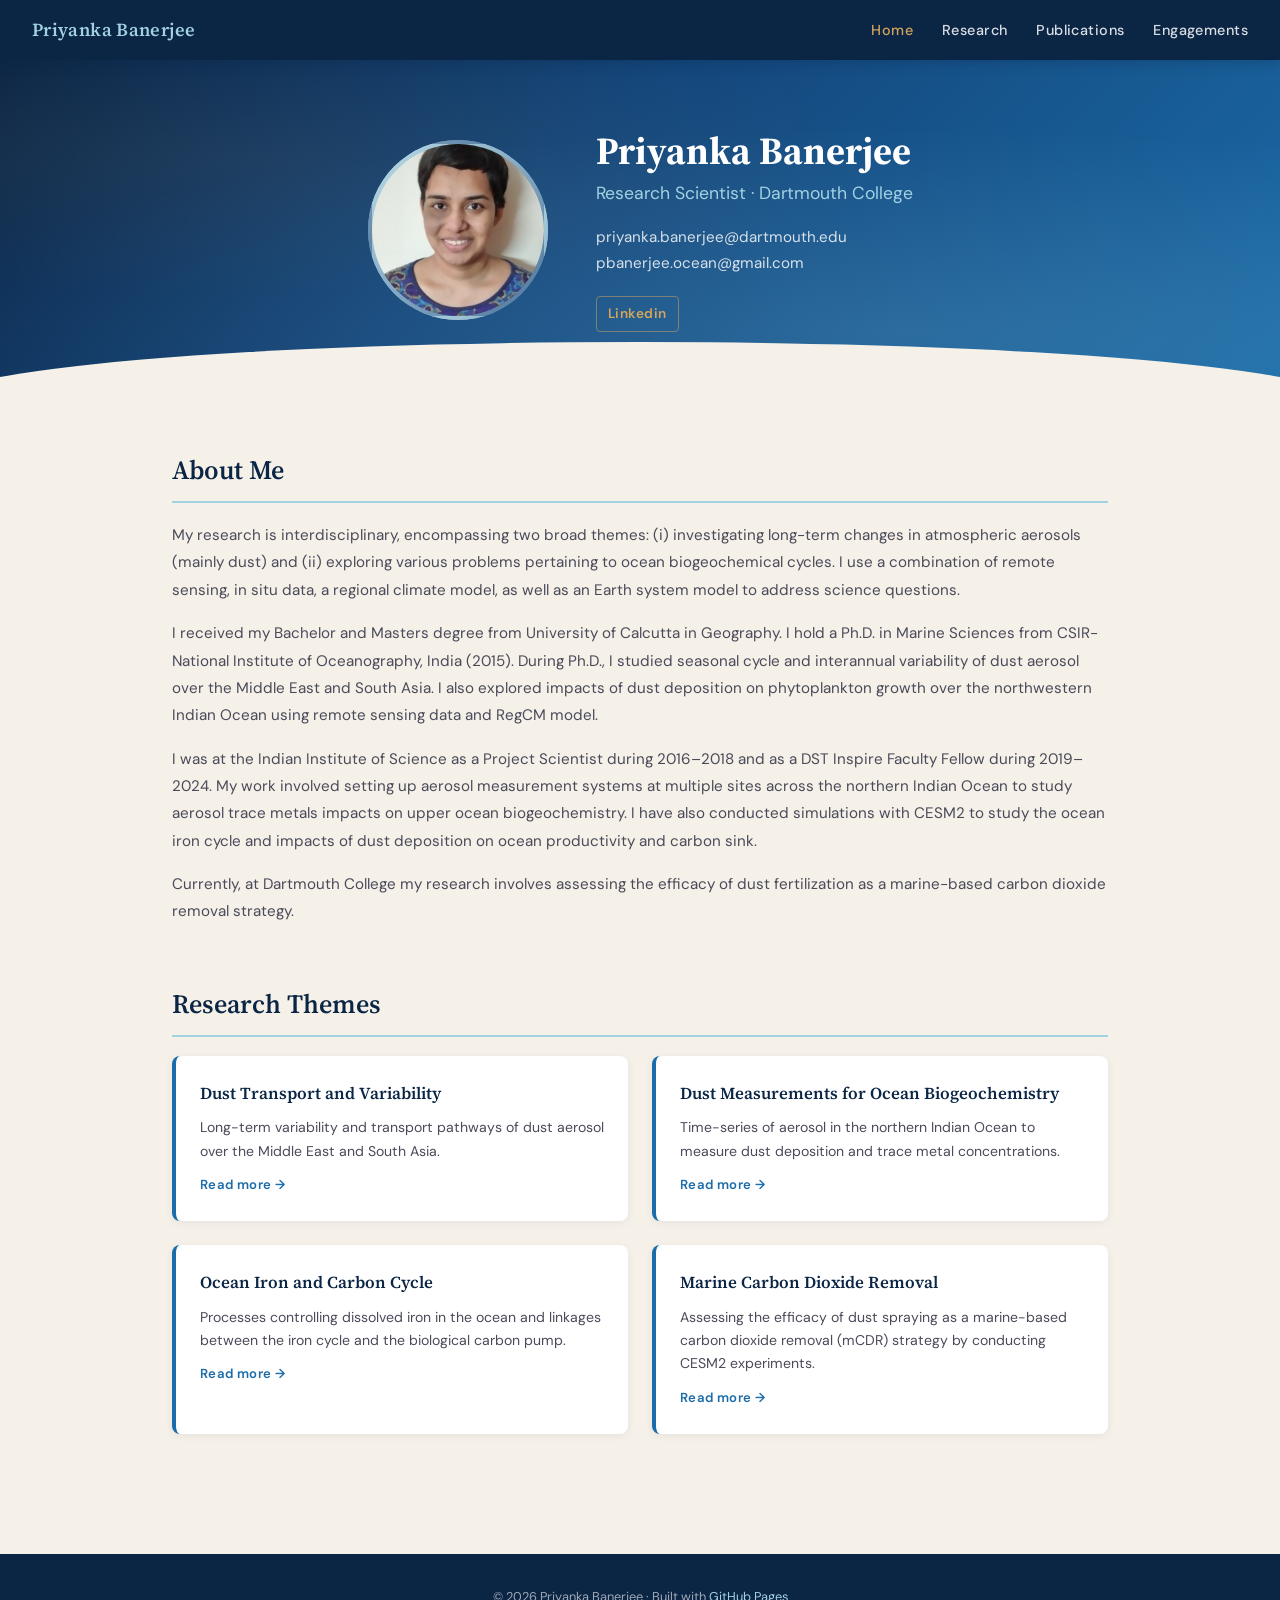
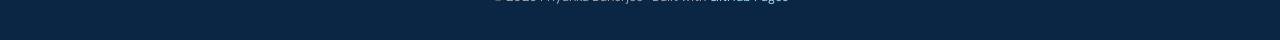
<file: index.html>
<!DOCTYPE html>
<html lang="en">
<head>
  <meta charset="UTF-8">
  <meta name="viewport" content="width=device-width, initial-scale=1.0">
  <title>Priyanka Banerjee — Ocean Biogeochemistry</title>
  <link rel="stylesheet" href="style.css">
</head>
<body>

<!-- ════════════ NAVIGATION ════════════ -->
<nav>
  <a href="index.html" class="site-title">Priyanka Banerjee</a>
  <ul>
    <li><a href="index.html" class="active">Home</a></li>
    <li><a href="research.html">Research</a></li>
    <li><a href="publications.html">Publications</a></li>
    <li><a href="engagements.html">Engagements</a></li>
  </ul>
</nav>

<!-- ════════════ HERO ════════════ -->
<header class="hero">
  <div class="hero-content">
    <div class="hero-photo">
      <!-- Replace with: <img src="pic_Priyanka2.jpg" alt="Priyanka Banerjee" class="hero-photo"> -->
      <img src="pic_Priyanka2.jpg" alt="Priyanka Banerjee" class="hero-photo">
    </div>
    <div class="hero-text">
      <h1>Priyanka Banerjee</h1>
      <div class="subtitle">Research Scientist · Dartmouth College</div>
      <p>priyanka.banerjee@dartmouth.edu</p>
      <p>pbanerjee.ocean@gmail.com</p>
      <div class="hero-links">
        <a href="https://www.linkedin.com/in/priyanka-banerjee-03a1b2219/" target="_blank">Linkedin</a>
      </div>
    </div>
  </div>
</header>

<!-- ════════════ ABOUT ════════════ -->
<main class="container">

<section id="about">
  <h2>About Me</h2>
  <p>
   My research is interdisciplinary, encompassing two broad themes: (i) investigating long-term changes in atmospheric aerosols (mainly dust) and (ii) exploring various problems pertaining to ocean biogeochemical cycles. I use a combination of remote sensing, in situ data, a regional climate model, as well as an Earth system model to address science questions. 
  </p>
  <p style="margin-top:1rem;">
    I received my Bachelor and Masters degree from University of Calcutta in Geography. I hold a Ph.D. in Marine Sciences from CSIR-National Institute of Oceanography, India (2015). During Ph.D., I studied seasonal cycle and interannual variability of dust aerosol over the Middle East and South Asia. I also explored impacts of dust deposition on phytoplankton growth over the northwestern Indian Ocean using remote sensing data and RegCM model.
  </p>
  <p style="margin-top:1rem;">
    I was at the Indian Institute of Science as a Project Scientist during 2016–2018 and as a DST Inspire Faculty Fellow during 2019–2024. My work involved setting up aerosol measurement systems at multiple sites across the northern Indian Ocean to study aerosol trace metals impacts on upper ocean biogeochemistry. I have also conducted simulations with CESM2 to study the ocean iron cycle and impacts of dust deposition on ocean productivity and carbon sink.
  </p>
  <p style="margin-top:1rem;">
    Currently, at Dartmouth College my research involves assessing the efficacy of dust fertilization as a marine-based carbon dioxide removal strategy.
  </p>
</section>

<!-- ════════════ RESEARCH SUMMARY ════════════ -->
<section id="research">
  <h2>Research Themes</h2>

  <div class="research-grid">
    <a href="research.html#theme1" class="research-card">
      <h3> Dust Transport and Variability</h3>
      <p>
        Long-term variability and transport pathways of dust aerosol over the Middle East and South Asia.
      </p>
      <span class="read-more">Read more →</span>
    </a>
    <a href="research.html#theme2" class="research-card">
      <h3> Dust Measurements for Ocean Biogeochemistry</h3>
      <p>
        Time-series of aerosol in the northern Indian Ocean to measure dust deposition and trace metal concentrations.
      </p>
      <span class="read-more">Read more →</span>
    </a>
    <a href="research.html#theme3" class="research-card">
      <h3> Ocean Iron and Carbon Cycle</h3>
      <p>
        Processes controlling dissolved iron in the ocean and linkages between the iron cycle and the biological carbon pump.
      </p>
      <span class="read-more">Read more →</span>
    </a>
    <a href="research.html#theme4" class="research-card">
      <h3> Marine Carbon Dioxide Removal</h3>
      <p>
        Assessing the efficacy of dust spraying as a marine-based carbon dioxide removal (mCDR) strategy by conducting CESM2 experiments.
      </p>
      <span class="read-more">Read more →</span>
    </a>
  </div>
</section>

</main>

<!-- ════════════ FOOTER ════════════ -->
<footer>
  <p>
    &copy; 2026 Priyanka Banerjee · Built with <a href="https://pages.github.com/" target="_blank">GitHub Pages</a>
  </p>
</footer>

</body>
</html>
</file>
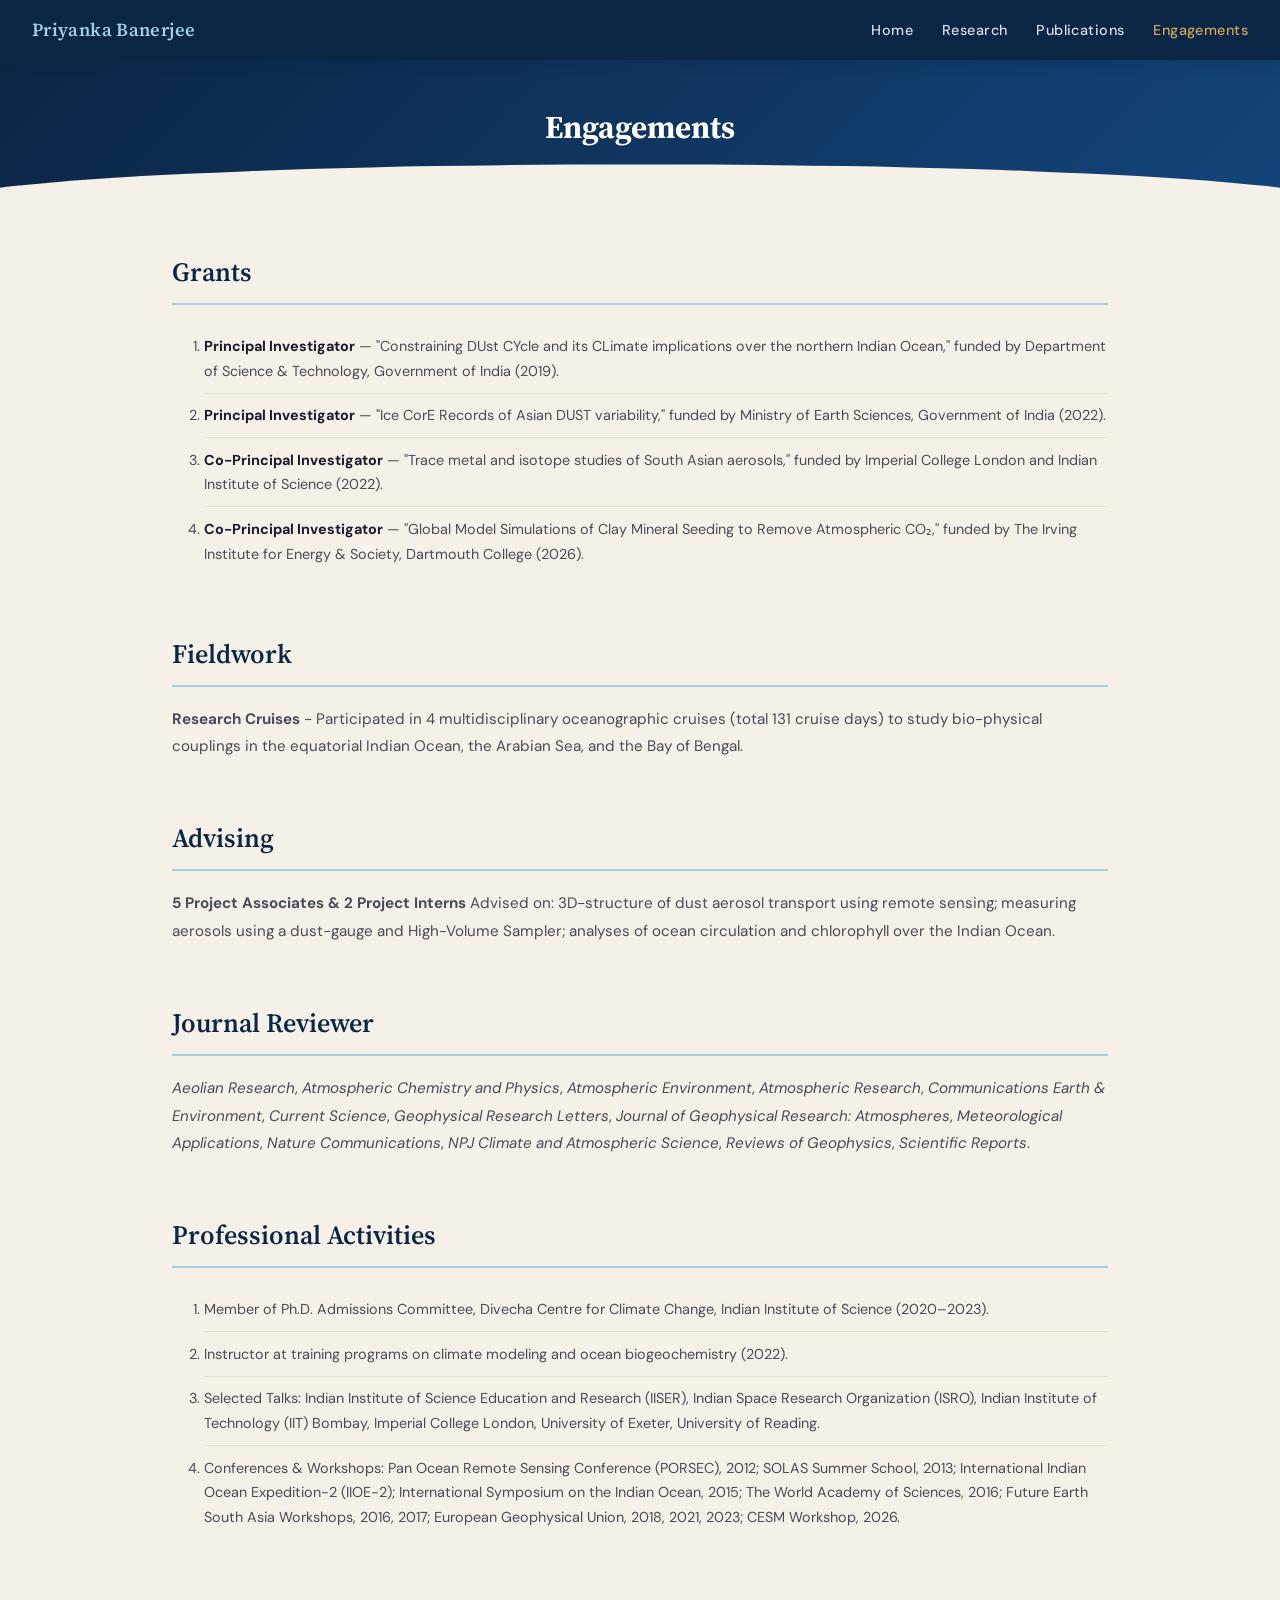
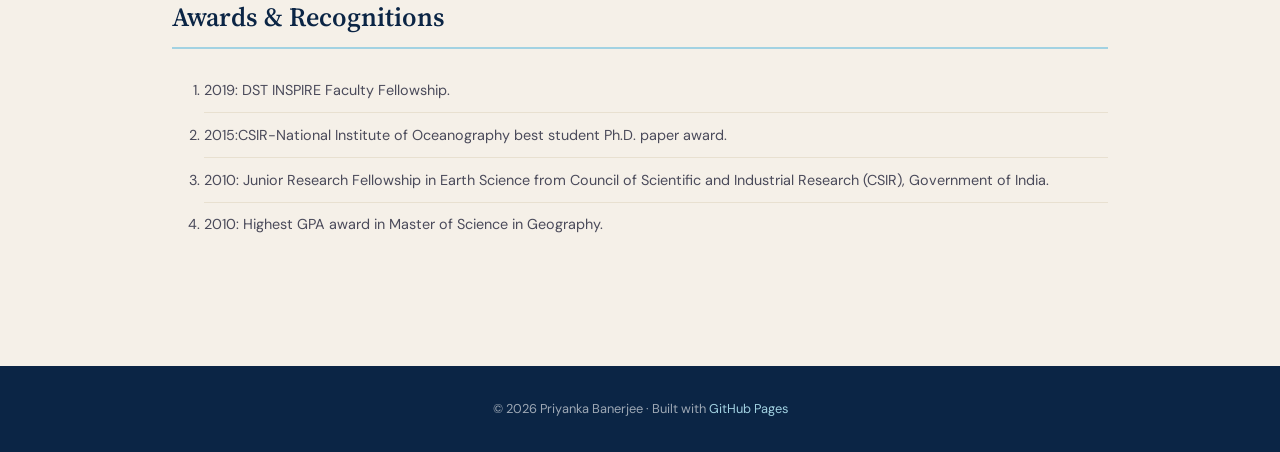
<file: engagements.html>
<!DOCTYPE html>
<html lang="en">
<head>
  <meta charset="UTF-8">
  <meta name="viewport" content="width=device-width, initial-scale=1.0">
  <title>Engagements — Priyanka Banerjee</title>
  <link rel="stylesheet" href="style.css">
</head>
<body>

<nav>
  <a href="index.html" class="site-title">Priyanka Banerjee</a>
  <ul>
    <li><a href="index.html">Home</a></li>
    <li><a href="research.html">Research</a></li>
    <li><a href="publications.html">Publications</a></li>
    <li><a href="engagements.html" class="active">Engagements</a></li>
  </ul>
</nav>

<div class="page-banner">
  <h1>Engagements</h1>
</div>

<main class="container">

<!-- ── Grants ── -->
<section>
  <h2>Grants</h2>
  <ol class="engagement-numbered">
    <li><strong>Principal Investigator</strong> — "Constraining DUst CYcle and its CLimate implications over the northern Indian Ocean," funded by Department of Science &amp; Technology, Government of India (2019).</li>
    <li><strong>Principal Investigator</strong> — "Ice CorE Records of Asian DUST variability," funded by Ministry of Earth Sciences, Government of India (2022).</li>
    <li><strong>Co-Principal Investigator</strong> — "Trace metal and isotope studies of South Asian aerosols," funded by Imperial College London and Indian Institute of Science (2022).</li>
    <li><strong>Co-Principal Investigator</strong> — "Global Model Simulations of Clay Mineral Seeding to Remove Atmospheric CO₂," funded by The Irving Institute for Energy &amp; Society, Dartmouth College (2026).</li>
  </ol>
</section>

<!-- ── Fieldwork ── -->
<section>
  <h2>Fieldwork</h2>
  <p>
    <strong>Research Cruises</strong> - Participated in 4 multidisciplinary oceanographic cruises (total 131 cruise days) to study bio-physical couplings in the equatorial Indian Ocean, the Arabian Sea, and the Bay of Bengal.
  </p>
</section>

<!-- ── Advising ── -->
<section>
  <h2>Advising</h2>
  <p>
    <strong>5 Project Associates &amp; 2 Project Interns</strong>
    Advised on: 3D-structure of dust aerosol transport using remote sensing; measuring aerosols using a dust-gauge and High-Volume Sampler; analyses of ocean circulation and chlorophyll over the Indian Ocean.
  </p>
</section>

<!-- ── Journal Reviewer ── -->
<section>
  <h2>Journal Reviewer</h2>
  <p>
    <em>Aeolian Research</em>, <em>Atmospheric Chemistry and Physics</em>, <em>Atmospheric Environment</em>, <em>Atmospheric Research</em>, <em>Communications Earth &amp; Environment</em>, <em>Current Science</em>, <em>Geophysical Research Letters</em>, <em>Journal of Geophysical Research: Atmospheres</em>, <em>Meteorological Applications</em>, <em>Nature Communications</em>, <em>NPJ Climate and Atmospheric Science</em>, <em>Reviews of Geophysics</em>, <em>Scientific Reports</em>.
  </p>
</section>

<!-- ── Professional Activities ── -->
<section>
  <h2>Professional Activities</h2>
  <ol class="engagement-numbered">
    <li>Member of Ph.D. Admissions Committee, Divecha Centre for Climate Change, Indian Institute of Science (2020–2023).</li>
    <li>Instructor at training programs on climate modeling and ocean biogeochemistry (2022).</li>
    <li>Selected Talks: Indian Institute of Science Education and Research (IISER), Indian Space Research Organization (ISRO), Indian Institute of Technology (IIT) Bombay, Imperial College London, University of Exeter, University of Reading.</li>
    <li>Conferences &amp; Workshops: Pan Ocean Remote Sensing Conference (PORSEC), 2012; SOLAS Summer School, 2013; International Indian Ocean Expedition-2 (IIOE-2); International Symposium on the Indian Ocean, 2015; The World Academy of Sciences, 2016; Future Earth South Asia Workshops, 2016, 2017; European Geophysical Union, 2018, 2021, 2023; CESM Workshop, 2026.</li>
  </ol>
</section>

<!-- ── Awards ── -->
<section>
  <h2>Awards &amp; Recognitions</h2>
  <ol class="engagement-numbered">
    <li>2019: DST INSPIRE Faculty Fellowship.</li>
    <li>2015:CSIR-National Institute of Oceanography best student Ph.D. paper award.</li>
    <li>2010: Junior Research Fellowship in Earth Science from Council of Scientific and Industrial Research (CSIR), Government of India.</li>
    <li>2010: Highest GPA award in Master of Science in Geography.</li>
  </ol>
</section>

</main>

<footer>
  <p>
    &copy; 2026 Priyanka Banerjee · Built with <a href="https://pages.github.com/" target="_blank">GitHub Pages</a>
  </p>
</footer>

</body>
</html>
</file>
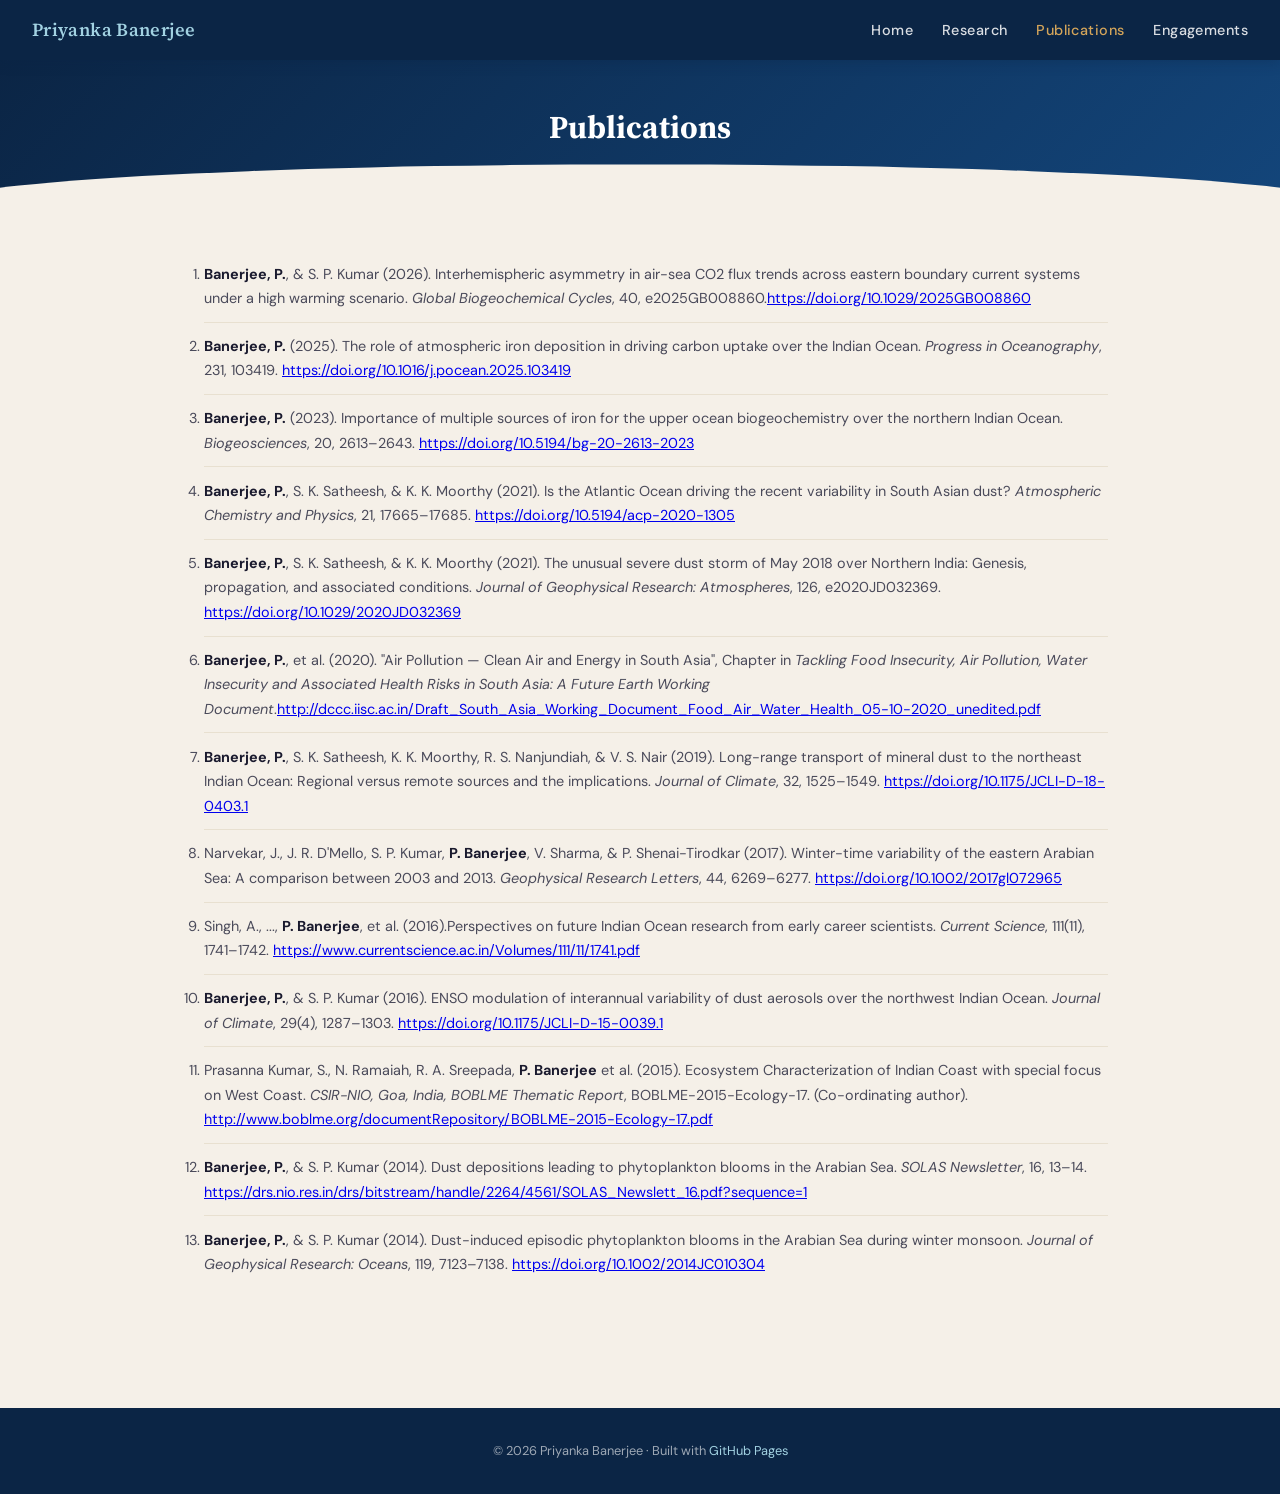
<file: publications.html>
<!DOCTYPE html>
<html lang="en">
<head>
  <meta charset="UTF-8">
  <meta name="viewport" content="width=device-width, initial-scale=1.0">
  <title>Publications — Priyanka Banerjee</title>
  <link rel="stylesheet" href="style.css">
</head>
<body>

<nav>
  <a href="index.html" class="site-title">Priyanka Banerjee</a>
  <ul>
    <li><a href="index.html">Home</a></li>
    <li><a href="research.html">Research</a></li>
    <li><a href="publications.html" class="active">Publications</a></li>
    <li><a href="engagements.html">Engagements</a></li>
  </ul>
</nav>

<div class="page-banner">
  <h1>Publications</h1>
</div>

<main class="container">

<section>
 
  <ol class="pub-numbered">
    <li><strong>Banerjee, P.</strong>, &amp; S. P. Kumar (2026). Interhemispheric asymmetry in air-sea CO2 flux trends across eastern boundary current systems under a high warming scenario. <em>Global Biogeochemical Cycles</em>, 40, e2025GB008860.<a href="https://doi.org/10.1029/2025GB008860" target="_blank">https://doi.org/10.1029/2025GB008860</a></li>
    <li><strong>Banerjee, P.</strong> (2025). The role of atmospheric iron deposition in driving carbon uptake over the Indian Ocean. <em>Progress in Oceanography</em>, 231, 103419. <a href="https://doi.org/10.1016/j.pocean.2025.103419" target="_blank">https://doi.org/10.1016/j.pocean.2025.103419</a></li>
    <li><strong>Banerjee, P.</strong> (2023). Importance of multiple sources of iron for the upper ocean biogeochemistry over the northern Indian Ocean. <em>Biogeosciences</em>, 20, 2613–2643. <a href="https://doi.org/10.5194/bg-20-2613-2023" target="_blank">https://doi.org/10.5194/bg-20-2613-2023</a></li>
    <li><strong>Banerjee, P.</strong>, S. K. Satheesh, &amp; K. K. Moorthy (2021). Is the Atlantic Ocean driving the recent variability in South Asian dust? <em>Atmospheric Chemistry and Physics</em>, 21, 17665–17685. <a href="https://doi.org/10.5194/acp-2020-1305" target="_blank">https://doi.org/10.5194/acp-2020-1305</a></li>
    <li><strong>Banerjee, P.</strong>, S. K. Satheesh, &amp; K. K. Moorthy (2021). The unusual severe dust storm of May 2018 over Northern India: Genesis, propagation, and associated conditions. <em>Journal of Geophysical Research: Atmospheres</em>, 126, e2020JD032369. <a href="https://doi.org/10.1029/2020JD032369" target="_blank">https://doi.org/10.1029/2020JD032369</a></li>
    <li><strong>Banerjee, P.</strong>, et al. (2020). "Air Pollution — Clean Air and Energy in South Asia", Chapter in <em>Tackling Food Insecurity, Air Pollution, Water Insecurity and Associated Health Risks in South Asia: A Future Earth Working Document</em>.<a href="http://dccc.iisc.ac.in/Draft_South_Asia_Working_Document_Food_Air_Water_Health_05-10-2020_unedited.pdf" target="_blank">http://dccc.iisc.ac.in/Draft_South_Asia_Working_Document_Food_Air_Water_Health_05-10-2020_unedited.pdf</a></li>
    <li><strong>Banerjee, P.</strong>, S. K. Satheesh, K. K. Moorthy, R. S. Nanjundiah, &amp; V. S. Nair (2019). Long-range transport of mineral dust to the northeast Indian Ocean: Regional versus remote sources and the implications. <em>Journal of Climate</em>, 32, 1525–1549. <a href="https://doi.org/10.1175/JCLI-D-18-0403.1" target="_blank">https://doi.org/10.1175/JCLI-D-18-0403.1</a></li>
    <li>Narvekar, J., J. R. D'Mello, S. P. Kumar, <strong>P. Banerjee</strong>, V. Sharma, &amp; P. Shenai-Tirodkar (2017). Winter-time variability of the eastern Arabian Sea: A comparison between 2003 and 2013. <em>Geophysical Research Letters</em>, 44, 6269–6277. <a href="https://doi.org/10.1002/2017gl072965" target="_blank">https://doi.org/10.1002/2017gl072965</a></li>
    <li>Singh, A., ..., <strong>P. Banerjee</strong>, et al. (2016).Perspectives on future Indian Ocean research from early career scientists. <em>Current Science</em>, 111(11), 1741–1742. <a href="https://www.currentscience.ac.in/Volumes/111/11/1741.pdf" target="_blank">https://www.currentscience.ac.in/Volumes/111/11/1741.pdf</a></li>
    <li><strong>Banerjee, P.</strong>, &amp; S. P. Kumar (2016). ENSO modulation of interannual variability of dust aerosols over the northwest Indian Ocean. <em>Journal of Climate</em>, 29(4), 1287–1303. <a href="https://doi.org/10.1175/JCLI-D-15-0039.1" target="_blank">https://doi.org/10.1175/JCLI-D-15-0039.1</a></li>
    <li>Prasanna Kumar, S., N. Ramaiah, R. A. Sreepada, <strong>P. Banerjee</strong> et al. (2015). Ecosystem Characterization of Indian Coast with special focus on West Coast. <em>CSIR-NIO, Goa, India, BOBLME Thematic Report</em>, BOBLME-2015-Ecology-17. (Co-ordinating author). <a href="http://www.boblme.org/documentRepository/BOBLME-2015-Ecology-17.pdf" target="_blank">http://www.boblme.org/documentRepository/BOBLME-2015-Ecology-17.pdf</a></li>
    <li><strong>Banerjee, P.</strong>, &amp; S. P. Kumar (2014). Dust depositions leading to phytoplankton blooms in the Arabian Sea. <em>SOLAS Newsletter</em>, 16, 13–14. <a href="https://drs.nio.res.in/drs/bitstream/handle/2264/4561/SOLAS_Newslett_16.pdf?sequence=1" target="_blank">https://drs.nio.res.in/drs/bitstream/handle/2264/4561/SOLAS_Newslett_16.pdf?sequence=1</a></li>
    <li><strong>Banerjee, P.</strong>, &amp; S. P. Kumar (2014). Dust-induced episodic phytoplankton blooms in the Arabian Sea during winter monsoon. <em>Journal of Geophysical Research: Oceans</em>, 119, 7123–7138. <a href="https://doi.org/10.1002/2014JC010304" target="_blank">https://doi.org/10.1002/2014JC010304</a></li>
  </ol>
</section>

</main>

<footer>
  <p>
    &copy; 2026 Priyanka Banerjee · Built with <a href="https://pages.github.com/" target="_blank">GitHub Pages</a>
  </p>
</footer>

</body>
</html>
</file>
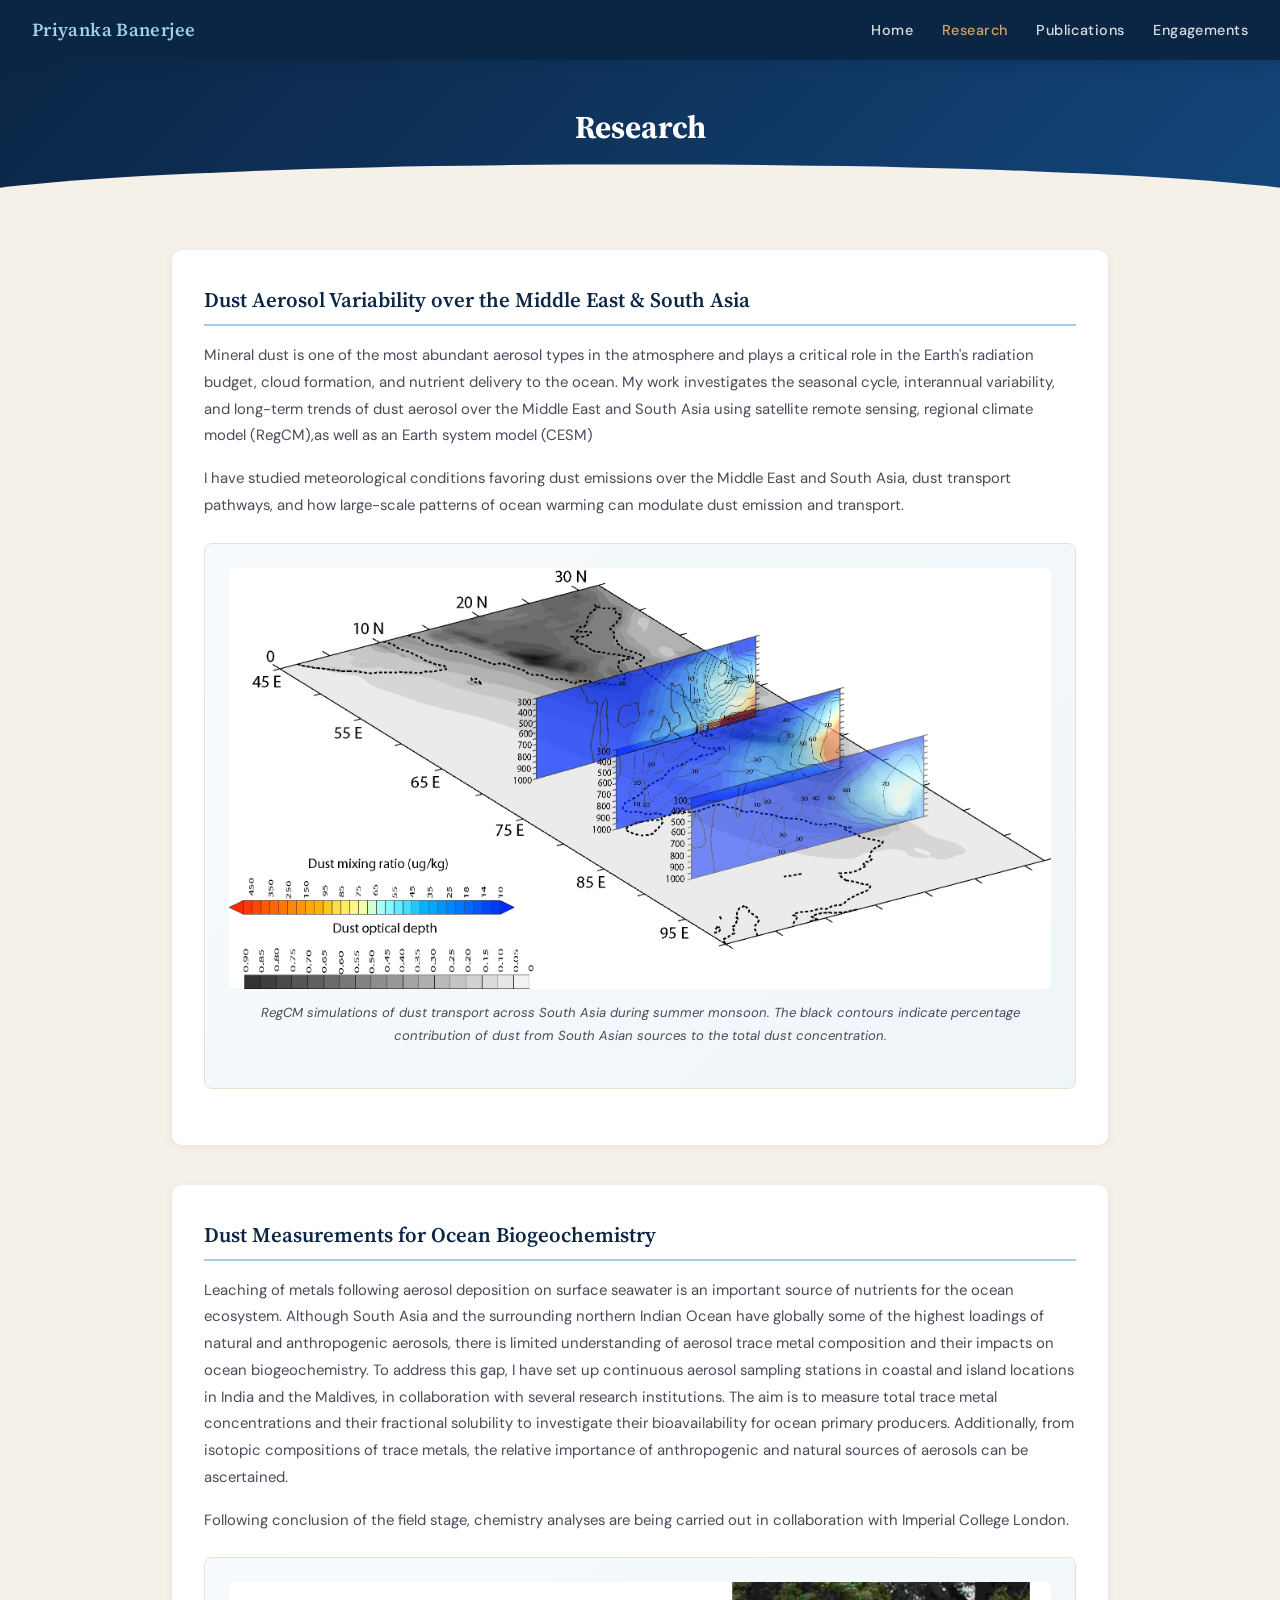
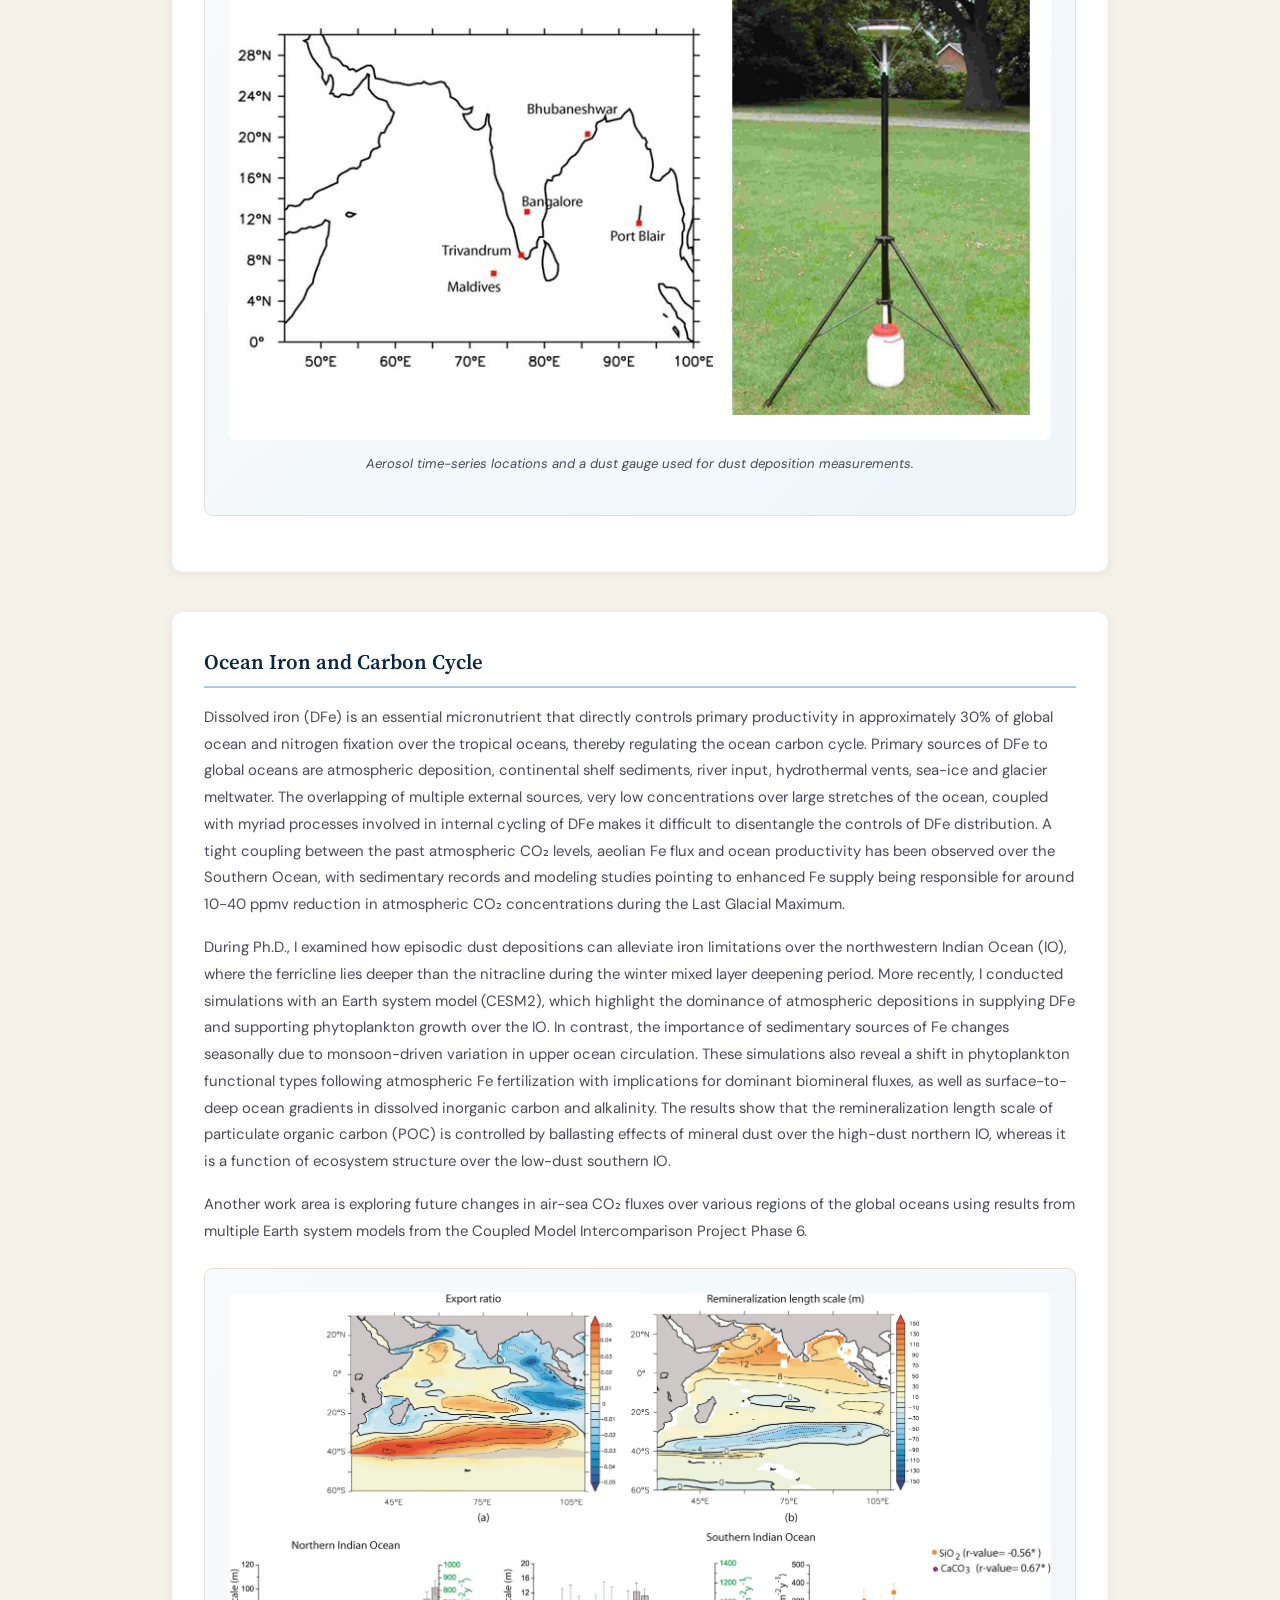
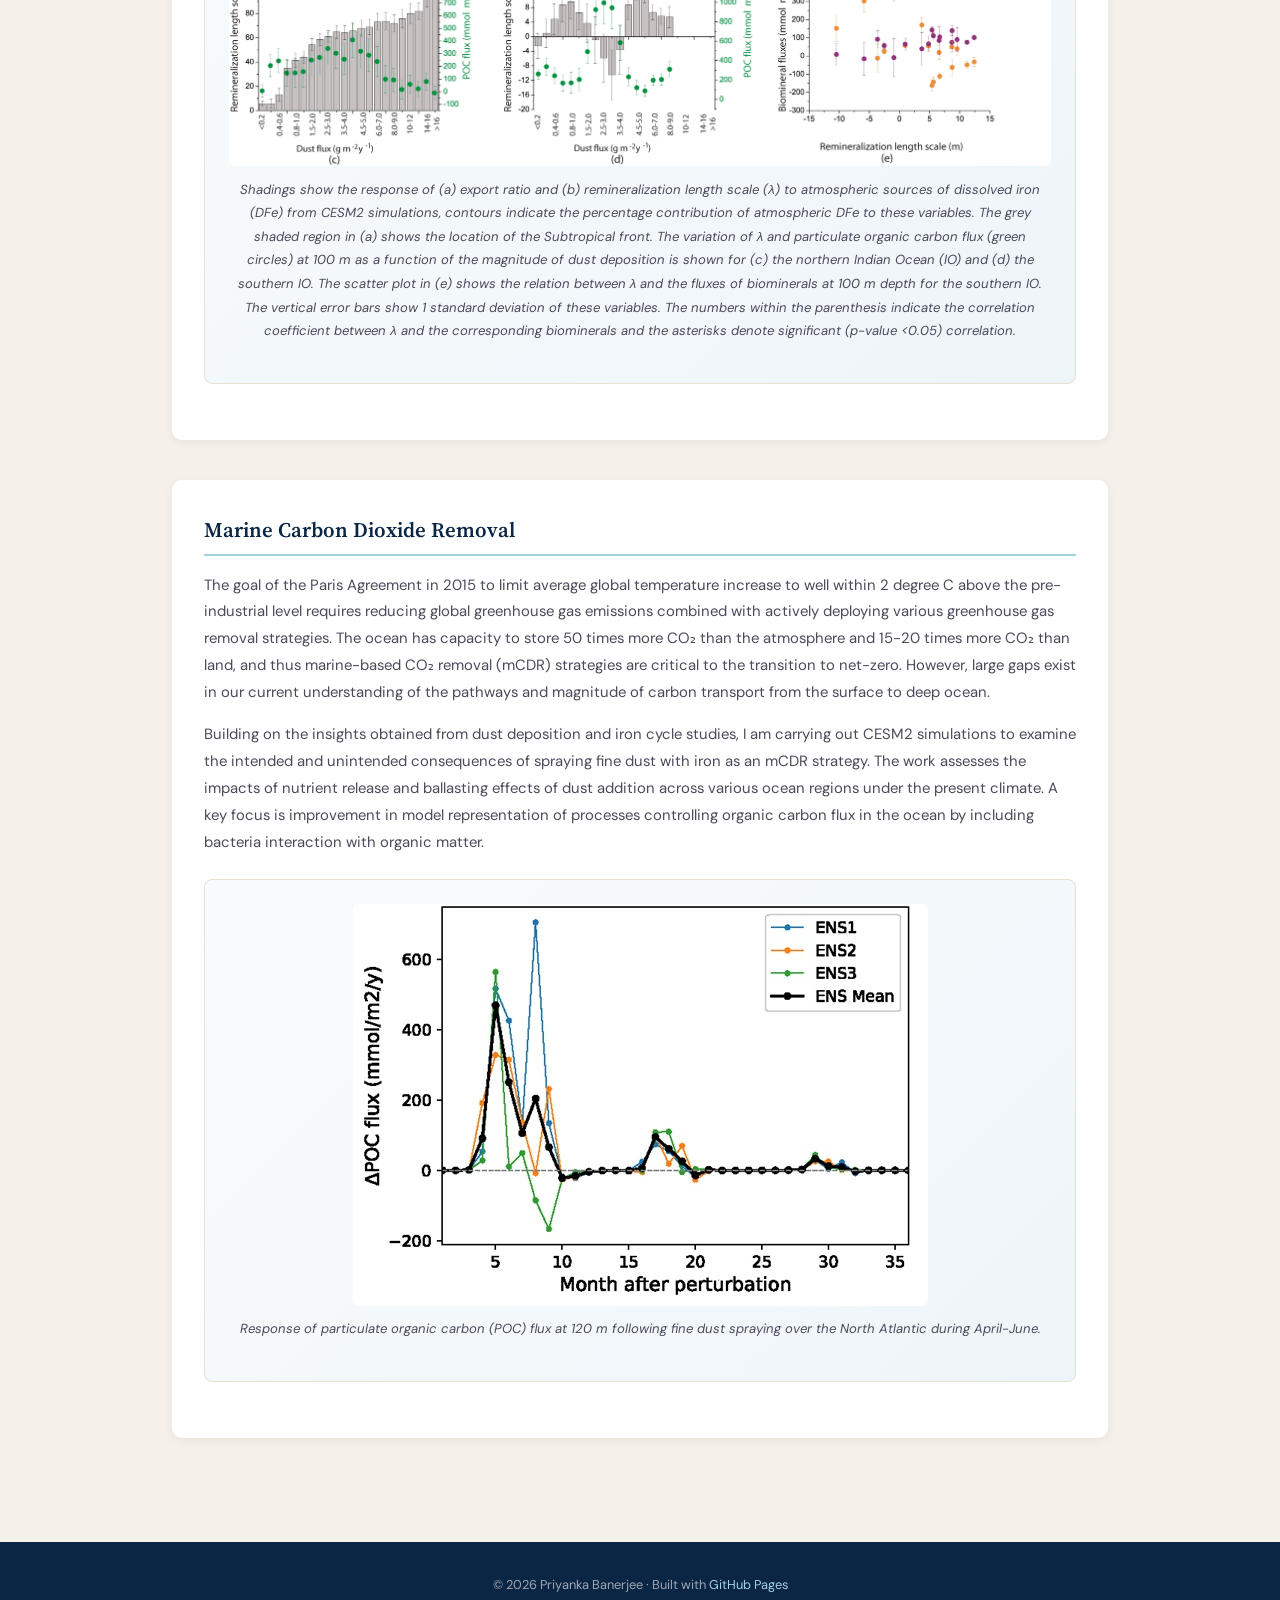
<file: research.html>
<!DOCTYPE html>
<html lang="en">
<head>
  <meta charset="UTF-8">
  <meta name="viewport" content="width=device-width, initial-scale=1.0">
  <title>Research — Priyanka Banerjee</title>
  <link rel="stylesheet" href="style.css">
</head>
<body>

<nav>
  <a href="index.html" class="site-title">Priyanka Banerjee</a>
  <ul>
    <li><a href="index.html">Home</a></li>
    <li><a href="research.html" class="active">Research</a></li>
    <li><a href="publications.html">Publications</a></li>
    <li><a href="engagements.html">Engagements</a></li>
  </ul>
</nav>

<div class="page-banner">
  <h1>Research</h1>
</div>

<main class="container">

<!-- ══════════════════════════════════════════
     THEME 1 — Dust Transport and Variability
     ══════════════════════════════════════════ -->
<div class="research-theme" id="theme1">
  <h3> Dust Aerosol Variability over the Middle East &amp; South Asia</h3>
  <p>
    Mineral dust is one of the most abundant aerosol types in the atmosphere and plays a critical role in the Earth's radiation budget, cloud formation, and nutrient delivery to the ocean. My work investigates the seasonal cycle, interannual variability, and long-term trends of dust aerosol over the Middle East and South Asia using satellite remote sensing, regional climate model (RegCM),as well as an Earth system model (CESM)
  </p>
  <p>
    I have studied meteorological conditions favoring dust emissions over the Middle East and South Asia, dust transport pathways, and how large-scale patterns of ocean warming can modulate dust emission and transport.
  </p>

  <div class="diagram-container">
    <img src="dust_transport.jpg" alt="Dust aerosol variability over the Middle East and South Asia">
    <p class="diagram-caption">RegCM simulations of dust transport across South Asia during summer monsoon. The black contours indicate percentage contribution of dust from South Asian sources to the total dust concentration.</p>
  </div>

</div>

<!-- ══════════════════════════════════════════
     THEME 2 — Dust measurements for ocean biogeochemistry
     ══════════════════════════════════════════ -->
<div class="research-theme" id="theme2">
  <h3> Dust Measurements for Ocean Biogeochemistry </h3>
  <p>
    Leaching of metals following aerosol deposition on surface seawater is an important source of nutrients for the ocean ecosystem. Although South Asia and the surrounding northern Indian Ocean have globally some of the highest loadings of natural and anthropogenic aerosols, there is limited understanding of aerosol trace metal composition and their impacts on ocean biogeochemistry. To address this gap, I have set up continuous aerosol sampling stations in coastal and island locations in India and the Maldives, in collaboration with several research institutions. The aim is to measure total trace metal concentrations and their fractional solubility to investigate their bioavailability for ocean primary producers. Additionally, from isotopic compositions of trace metals, the relative importance of anthropogenic and natural sources of aerosols can be ascertained. 
  </p>
  <p>
    Following conclusion of the field stage, chemistry analyses are being carried out in collaboration with Imperial College London.
  </p>

  <div class="diagram-container">
    <img src="dust_deposition.jpg" alt="Dust deposition and ocean biogeochemistry interactions">
    <p class="diagram-caption"> Aerosol time-series locations and a dust gauge used for dust deposition measurements.</p>
  </div>

</div>

<!-- ══════════════════════════════════════════
     THEME 3 — Ocean Iron and Carbon Cycle
     ══════════════════════════════════════════ -->
<div class="research-theme" id="theme3">
  <h3> Ocean Iron and Carbon Cycle </h3>
  <p>
    Dissolved iron (DFe) is an essential micronutrient that directly controls primary productivity in approximately 30% of global ocean and nitrogen fixation over the tropical oceans, thereby regulating the ocean carbon cycle. Primary sources of DFe to global oceans are atmospheric deposition, continental shelf sediments, river input, hydrothermal vents, sea-ice and glacier meltwater. The overlapping of multiple external sources, very low concentrations over large stretches of the ocean, coupled with myriad processes involved in internal cycling of DFe makes it difficult to disentangle the controls of DFe distribution. A tight coupling between the past atmospheric CO₂ levels, aeolian Fe flux and ocean productivity has been observed over the Southern Ocean, with sedimentary records and modeling studies pointing to enhanced Fe supply being responsible for around 10-40 ppmv reduction in atmospheric CO₂ concentrations during the Last Glacial Maximum.
  </p>
  <p>
   During Ph.D., I examined how episodic dust depositions can alleviate iron limitations over the northwestern Indian Ocean (IO), where the ferricline lies deeper than the nitracline during the winter mixed layer deepening period. More recently, I conducted simulations with an Earth system model (CESM2), which highlight the dominance of atmospheric depositions in supplying DFe and supporting phytoplankton growth over the IO. In contrast, the importance of sedimentary sources of Fe changes seasonally due to monsoon-driven variation in upper ocean circulation. These simulations also reveal a shift in phytoplankton functional types following atmospheric Fe fertilization with implications for dominant biomineral fluxes, as well as surface-to-deep ocean gradients in dissolved inorganic carbon and alkalinity. The results show that the remineralization length scale of particulate organic carbon (POC) is controlled by ballasting effects of mineral dust over the high-dust northern IO, whereas it is a function of ecosystem structure over the low-dust southern IO. 
  </p>
  <p>
    Another work area is exploring future changes in air-sea CO₂ fluxes over various regions of the global oceans using results from multiple Earth system models from the Coupled Model Intercomparison Project Phase 6.
  </p>
  <div class="diagram-container">
    <img src="Fe_POC.jpg" alt="Earth System Modelling with RegCM and CESM">
    <p class="diagram-caption">Shadings show the response of (a) export ratio and (b) remineralization length scale (λ) to atmospheric sources of dissolved iron (DFe) from CESM2 simulations, contours indicate the percentage contribution of atmospheric DFe to these variables. The grey shaded region in (a) shows the location of the Subtropical front. The variation of λ  and particulate organic carbon flux (green circles) at 100 m as a function of the magnitude of dust deposition is shown for (c) the northern Indian Ocean (IO) and (d) the southern IO. The scatter plot in (e) shows the relation between λ and the fluxes of biominerals at 100 m depth for the southern IO. The vertical error bars show 1 standard deviation of these variables. The numbers within the parenthesis indicate the correlation coefficient between λ and the corresponding biominerals and the asterisks denote significant (p-value <0.05) correlation.</p>
  </div>

</div>

<!-- ══════════════════════════════════════════
     THEME 4 — Marine Carbon Dioxide Removal
     ══════════════════════════════════════════ -->
<div class="research-theme" id="theme4">
  <h3> Marine Carbon Dioxide Removal</h3>
  <p>
    The goal of the Paris Agreement in 2015 to limit average global temperature increase to well within 2 degree C above the pre-industrial level requires reducing global greenhouse gas emissions combined with actively deploying various greenhouse gas removal strategies. The ocean has capacity to store 50 times more CO₂ than the atmosphere and 15-20 times more CO₂ than land, and thus marine-based CO₂ removal (mCDR) strategies are critical to the transition to net-zero. However, large gaps exist in our current understanding of the pathways and magnitude of carbon transport from the surface to deep ocean.
  </p>
  <p>
   Building on the insights obtained from dust deposition and iron cycle studies, I am carrying out CESM2 simulations to examine the intended and unintended consequences of spraying fine dust with iron as an mCDR strategy. The work assesses the impacts of nutrient release and ballasting effects of dust addition across various ocean regions under the present climate. A key focus is improvement in model representation of processes controlling organic carbon flux in the ocean by including bacteria interaction with organic matter. 
  </p>

  <div class="diagram-container">
    <!-- REPLACE: Save your figure as "research_mCDR.jpg" in the same folder -->
    <img src="mcdr.jpg" alt="Marine CDR via dust fertilization concept">
    <p class="diagram-caption"> Response of particulate organic carbon (POC) flux at 120 m following fine dust spraying over the North Atlantic during April-June.</p>
  </div>

</div>

</main>

<footer>
  <p>
    &copy; 2026 Priyanka Banerjee · Built with <a href="https://pages.github.com/" target="_blank">GitHub Pages</a>
  </p>
</footer>

</body>
</html>
</file>
<file: style.css>
/* ═══════════════════════════════════════════
   Priyanka Banerjee — Personal Academic Site
   Shared Stylesheet
   ═══════════════════════════════════════════ */

@import url('https://fonts.googleapis.com/css2?family=Source+Serif+4:ital,opsz,wght@0,8..60,300;0,8..60,400;0,8..60,600;0,8..60,700;1,8..60,400&family=DM+Sans:wght@400;500;600&display=swap');

:root {
  --ocean-deep: #0b2545;
  --ocean-mid: #13457a;
  --ocean-light: #1b6ca8;
  --sea-foam: #a2d2e2;
  --sand: #f5f0e8;
  --sand-dark: #e8e0d0;
  --white: #ffffff;
  --text-primary: #1a1a2e;
  --text-secondary: #4a4a5a;
  --accent: #d4a55a;
  --accent-hover: #c4923a;
  --font-display: 'Source Serif 4', Georgia, serif;
  --font-body: 'DM Sans', 'Segoe UI', sans-serif;
}

* { margin: 0; padding: 0; box-sizing: border-box; }
html { scroll-behavior: smooth; }

body {
  font-family: var(--font-body);
  color: var(--text-primary);
  background: var(--sand);
  line-height: 1.7;
}

/* ── Navigation ── */
nav {
  position: sticky;
  top: 0;
  z-index: 100;
  background: var(--ocean-deep);
  padding: 0 2rem;
  display: flex;
  align-items: center;
  justify-content: space-between;
  height: 60px;
  box-shadow: 0 2px 12px rgba(11,37,69,0.3);
}
nav .site-title {
  font-family: var(--font-display);
  font-weight: 600;
  font-size: 1.15rem;
  color: var(--sea-foam);
  text-decoration: none;
  letter-spacing: 0.02em;
}
nav ul {
  list-style: none;
  display: flex;
  gap: 1.8rem;
}
nav ul li a {
  color: rgba(255,255,255,0.85);
  text-decoration: none;
  font-size: 0.9rem;
  font-weight: 500;
  letter-spacing: 0.03em;
  transition: color 0.2s;
}
nav ul li a:hover,
nav ul li a.active { color: var(--accent); }

/* ── Hero (home page) ── */
.hero {
  position: relative;
  background: linear-gradient(135deg, var(--ocean-deep) 0%, var(--ocean-mid) 40%, var(--ocean-light) 100%);
  min-height: 340px;
  display: flex;
  align-items: center;
  overflow: hidden;
}
.hero::before {
  content: '';
  position: absolute;
  inset: 0;
  background:
    radial-gradient(ellipse 80% 60% at 70% 80%, rgba(162,210,226,0.15), transparent),
    radial-gradient(ellipse 50% 40% at 20% 30%, rgba(212,165,90,0.08), transparent);
}
.hero::after {
  content: '';
  position: absolute;
  bottom: -2px;
  left: 0;
  width: 100%;
  height: 60px;
  background: var(--sand);
  clip-path: ellipse(55% 100% at 50% 100%);
}
.hero-content {
  position: relative;
  z-index: 1;
  max-width: 1100px;
  margin: 0 auto;
  padding: 3rem 2rem;
  display: flex;
  align-items: center;
  gap: 3rem;
}
.hero-photo {
  flex-shrink: 0;
  width: 180px;
  height: 180px;
  border-radius: 50%;
  border: 4px solid rgba(255,255,255,0.25);
  object-fit: cover;
  background: linear-gradient(135deg, var(--sea-foam), var(--ocean-mid));
  display: flex;
  align-items: center;
  justify-content: center;
  color: rgba(255,255,255,0.6);
  font-size: 0.75rem;
  font-family: var(--font-body);
  text-align: center;
}
.hero-text h1 {
  font-family: var(--font-display);
  font-weight: 700;
  font-size: 2.4rem;
  color: var(--white);
  margin-bottom: 0.3rem;
  line-height: 1.2;
}
.hero-text .subtitle {
  font-size: 1.1rem;
  color: var(--sea-foam);
  font-weight: 400;
  margin-bottom: 1rem;
}
.hero-text p {
  color: rgba(255,255,255,0.82);
  font-size: 0.95rem;
  max-width: 540px;
  line-height: 1.7;
}
.hero-links {
  margin-top: 1.2rem;
  display: flex;
  gap: 1rem;
  flex-wrap: wrap;
}
.hero-links a {
  color: var(--accent);
  text-decoration: none;
  font-size: 0.85rem;
  font-weight: 600;
  letter-spacing: 0.04em;
  padding: 0.35rem 0.7rem;
  border: 1.5px solid rgba(212,165,90,0.5);
  border-radius: 4px;
  transition: all 0.2s;
}
.hero-links a:hover {
  background: var(--accent);
  color: var(--ocean-deep);
  border-color: var(--accent);
}

/* ── Page Banner (subpages) ── */
.page-banner {
  background: linear-gradient(135deg, var(--ocean-deep), var(--ocean-mid));
  padding: 2.5rem 2rem 3rem;
  text-align: center;
  position: relative;
}
.page-banner::after {
  content: '';
  position: absolute;
  bottom: -2px;
  left: 0;
  width: 100%;
  height: 40px;
  background: var(--sand);
  clip-path: ellipse(55% 100% at 50% 100%);
}
.page-banner h1 {
  font-family: var(--font-display);
  font-weight: 700;
  font-size: 2rem;
  color: var(--white);
}
.page-banner p {
  color: var(--sea-foam);
  font-size: 0.95rem;
  margin-top: 0.4rem;
}

/* ── Main Layout ── */
.container {
  max-width: 1000px;
  margin: 0 auto;
  padding: 3rem 2rem 4rem;
}

section { margin-bottom: 3.5rem; }

section h2 {
  font-family: var(--font-display);
  font-weight: 600;
  font-size: 1.65rem;
  color: var(--ocean-deep);
  margin-bottom: 1.2rem;
  padding-bottom: 0.5rem;
  border-bottom: 2px solid var(--sea-foam);
}

section p, section li {
  font-size: 0.95rem;
  color: var(--text-secondary);
  line-height: 1.8;
}

/* ── Research Cards (home page summary) ── */
.research-grid {
  display: grid;
  grid-template-columns: 1fr 1fr;
  gap: 1.5rem;
  margin-top: 1rem;
}
.research-card {
  background: var(--white);
  border-radius: 8px;
  padding: 1.5rem;
  border-left: 4px solid var(--ocean-light);
  box-shadow: 0 2px 8px rgba(11,37,69,0.06);
  transition: transform 0.2s, box-shadow 0.2s;
  text-decoration: none;
  color: inherit;
  display: block;
}
.research-card:hover {
  transform: translateY(-2px);
  box-shadow: 0 4px 16px rgba(11,37,69,0.1);
}
.research-card h3 {
  font-family: var(--font-display);
  font-weight: 600;
  font-size: 1.05rem;
  color: var(--ocean-deep);
  margin-bottom: 0.5rem;
}
.research-card p {
  font-size: 0.88rem;
  line-height: 1.65;
}
.research-card .read-more {
  display: inline-block;
  margin-top: 0.7rem;
  font-size: 0.82rem;
  font-weight: 600;
  color: var(--ocean-light);
  letter-spacing: 0.03em;
}

/* ── Research Theme Block (research.html) ── */
.research-theme {
  background: var(--white);
  border-radius: 10px;
  padding: 2rem;
  margin-bottom: 2.5rem;
  box-shadow: 0 2px 10px rgba(11,37,69,0.06);
}
.research-theme h3 {
  font-family: var(--font-display);
  font-weight: 600;
  font-size: 1.3rem;
  color: var(--ocean-deep);
  margin-bottom: 1rem;
  padding-bottom: 0.4rem;
  border-bottom: 2px solid var(--sea-foam);
}
.research-theme p {
  font-size: 0.93rem;
  color: var(--text-secondary);
  line-height: 1.8;
  margin-bottom: 1rem;
}
.research-theme .diagram-container {
  margin: 1.5rem 0;
  background: linear-gradient(135deg, #f8fbfd, #eef5f9);
  border: 1px solid var(--sand-dark);
  border-radius: 8px;
  padding: 1.5rem;
  text-align: center;
}
.research-theme .diagram-container svg,
.research-theme .diagram-container img {
  max-width: 100%;
  height: auto;
  border-radius: 6px;
  display: block;
  margin: 0 auto;
}
.research-theme .diagram-caption {
  font-size: 0.82rem;
  color: var(--text-secondary);
  font-style: italic;
  margin-top: 0.7rem;
  text-align: center;
}
.research-theme .key-pubs {
  margin-top: 1rem;
  padding-top: 0.8rem;
  border-top: 1px solid var(--sand-dark);
}
.research-theme .key-pubs h4 {
  font-size: 0.85rem;
  font-weight: 600;
  color: var(--ocean-mid);
  margin-bottom: 0.4rem;
  text-transform: uppercase;
  letter-spacing: 0.05em;
}
.research-theme .key-pubs ul {
  list-style: none;
}
.research-theme .key-pubs li {
  font-size: 0.85rem;
  padding: 0.3rem 0;
  line-height: 1.5;
}
.research-theme .key-pubs a {
  color: var(--ocean-light);
  text-decoration: none;
}
.research-theme .key-pubs a:hover { text-decoration: underline; }

/* ── Publications ── */
.pub-year {
  font-family: var(--font-display);
  font-weight: 600;
  font-size: 1.1rem;
  color: var(--ocean-mid);
  margin-top: 1.5rem;
  margin-bottom: 0.6rem;
}
.pub-list { list-style: none; }
.pub-list li {
  padding: 0.7rem 0;
  border-bottom: 1px solid var(--sand-dark);
  font-size: 0.9rem;
  line-height: 1.65;
}
.pub-list li:last-child { border-bottom: none; }
.pub-list .pub-title {
  font-weight: 600;
  color: var(--text-primary);
}
.pub-list .pub-journal {
  font-style: italic;
  color: var(--text-secondary);
}
.pub-list a {
  color: var(--ocean-light);
  text-decoration: none;
  font-weight: 500;
}
.pub-list a:hover { text-decoration: underline; }

/* ── Numbered publication list ── */
.pub-numbered {
  list-style: decimal;
  padding-left: 2rem;
  counter-reset: none;
}
.pub-numbered li {
  padding: 0.7rem 0;
  border-bottom: 1px solid var(--sand-dark);
  font-size: 0.9rem;
  line-height: 1.7;
  color: var(--text-secondary);
}
.pub-numbered li:last-child { border-bottom: none; }
.pub-numbered li strong {
  color: var(--text-primary);
}
.pub-numbered li em {
  color: var(--text-secondary);
}

/* ── Engagements ── */
.engagement-list {
  list-style: none;
  display: grid;
  gap: 1rem;
}
.engagement-list li {
  background: var(--white);
  padding: 1rem 1.3rem;
  border-radius: 6px;
  display: flex;
  align-items: flex-start;
  gap: 1rem;
  box-shadow: 0 1px 4px rgba(11,37,69,0.05);
}
.engagement-icon {
  flex-shrink: 0;
  width: 36px;
  height: 36px;
  border-radius: 50%;
  background: var(--sea-foam);
  display: flex;
  align-items: center;
  justify-content: center;
  font-size: 1rem;
  color: var(--ocean-deep);
}
.engagement-list li strong {
  display: block;
  font-size: 0.92rem;
  color: var(--ocean-deep);
  margin-bottom: 0.15rem;
}
.engagement-list li span {
  font-size: 0.85rem;
  color: var(--text-secondary);
}

/* ── Numbered engagement lists (grants, activities) ── */
.engagement-numbered {
  list-style: decimal;
  padding-left: 2rem;
}
.engagement-numbered li {
  padding: 0.6rem 0;
  border-bottom: 1px solid var(--sand-dark);
  font-size: 0.9rem;
  line-height: 1.7;
  color: var(--text-secondary);
}
.engagement-numbered li:last-child { border-bottom: none; }
.engagement-numbered li strong {
  color: var(--text-primary);
}

/* ── Footer ── */
footer {
  background: var(--ocean-deep);
  color: rgba(255,255,255,0.6);
  text-align: center;
  padding: 2rem;
  font-size: 0.8rem;
}
footer a {
  color: var(--sea-foam);
  text-decoration: none;
}
footer a:hover { color: var(--accent); }

/* ── Responsive ── */
@media (max-width: 768px) {
  .hero-content { flex-direction: column; text-align: center; gap: 1.5rem; }
  .hero-text h1 { font-size: 1.8rem; }
  .hero-links { justify-content: center; }
  .research-grid { grid-template-columns: 1fr; }
  nav ul { gap: 1rem; }
  nav ul li a { font-size: 0.8rem; }
  .research-theme { padding: 1.3rem; }
}
@media (max-width: 480px) {
  nav { flex-direction: column; height: auto; padding: 0.8rem 1rem; gap: 0.5rem; }
  nav ul { gap: 0.8rem; }
  .hero-photo { width: 140px; height: 140px; }
}
</file>
